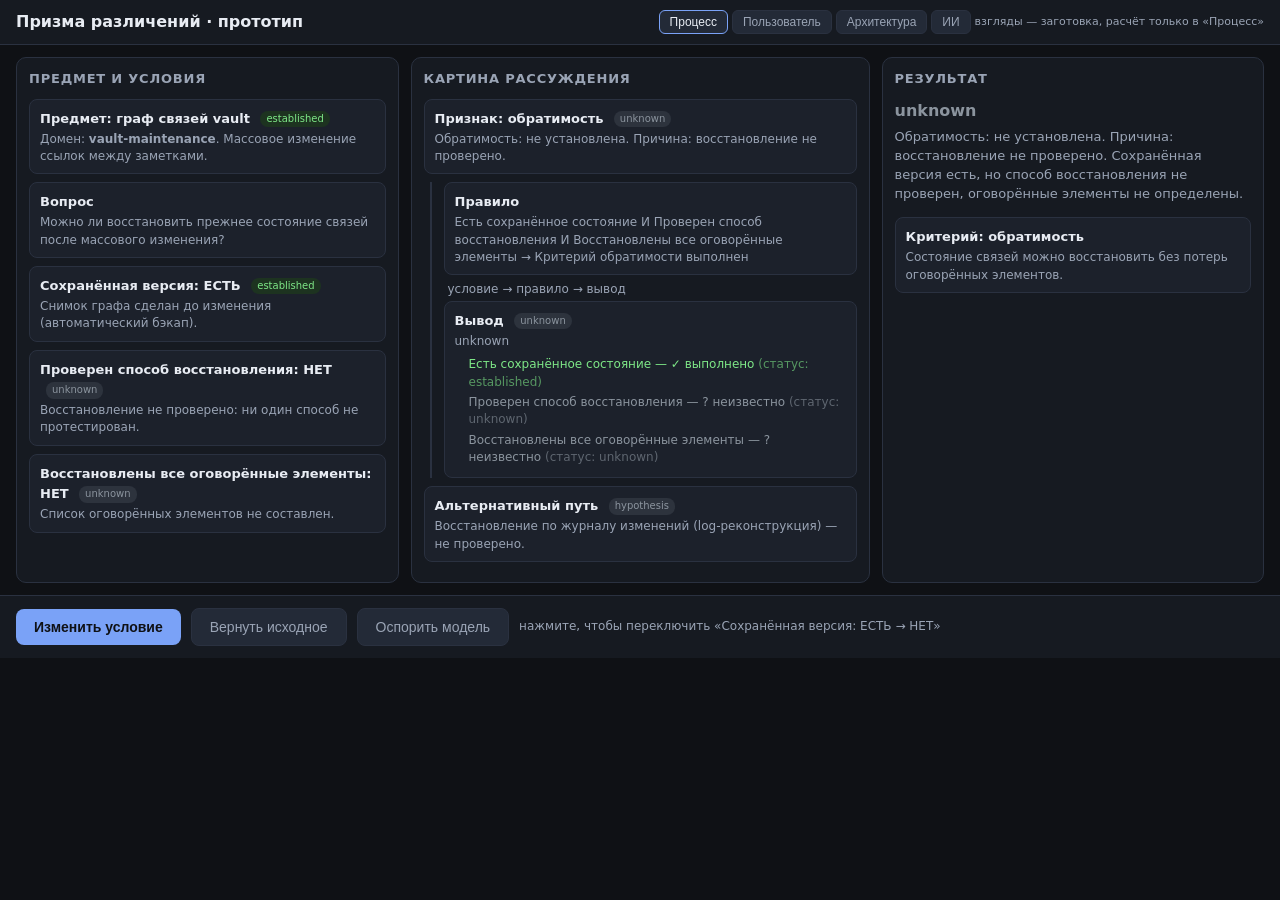
<file: web/prism-prototype.html>
<!DOCTYPE html>
<html lang="ru">
<head>
<meta charset="utf-8">
<meta name="viewport" content="width=device-width, initial-scale=1">
<title>Призма различений — прототип</title>
<style>
:root{
  --bg:#0f1115; --panel:#161a21; --panel2:#1c212b; --line:#2a3140;
  --text:#e8ecf3; --muted:#9aa4b5; --accent:#7aa2f7; --ok:#7ee787;
  --bad:#f85149; --warn:#e3b341; --unknown:#8b949e; --chip:#232a37;
}
*{box-sizing:border-box}
body{margin:0;background:var(--bg);color:var(--text);
  font:14px/1.45 "Segoe UI",system-ui,sans-serif}
header{display:flex;align-items:center;gap:16px;padding:10px 16px;
  border-bottom:1px solid var(--line);background:var(--panel)}
header h1{font-size:16px;margin:0;font-weight:600}
.views{display:flex;gap:4px;margin-left:auto}
.views button{background:var(--chip);border:1px solid var(--line);color:var(--muted);
  border-radius:6px;padding:4px 10px;font-size:12px;cursor:default}
.views button.active{color:var(--text);border-color:var(--accent)}
.views .hint{font-size:11px;color:var(--muted);align-self:center}
main{display:grid;grid-template-columns:1fr 1.2fr 1fr;gap:12px;padding:12px 16px}
.col{background:var(--panel);border:1px solid var(--line);border-radius:10px;
  padding:12px;min-height:420px}
.col h2{font-size:13px;text-transform:uppercase;letter-spacing:.06em;
  color:var(--muted);margin:0 0 10px}
.node{background:var(--panel2);border:1px solid var(--line);border-radius:8px;
  padding:8px 10px;margin-bottom:8px;cursor:pointer;transition:border-color .15s}
.node:hover{border-color:var(--accent)}
.node .t{font-weight:600;font-size:13px}
.node .d{color:var(--muted);font-size:12px;margin-top:2px}
.node .badge{display:inline-block;font-size:10px;padding:1px 6px;border-radius:8px;
  margin-left:6px;vertical-align:middle}
.st-unknown{background:#2d333d;color:var(--unknown)}
.st-established{background:#1d3320;color:var(--ok)}
.st-asserted{background:#33301d;color:var(--warn)}
.st-refuted{background:#331d1d;color:var(--bad)}
.st-disputed{background:#332a1d;color:var(--warn)}
.st-not_applicable{background:#2d333d;color:var(--muted)}
.res-satisfied{color:var(--ok)}
.res-not_satisfied{color:var(--bad)}
.res-unknown{color:var(--unknown)}
.res-not_applicable{color:var(--muted)}
.res-conflicted{color:var(--warn)}
.chain{border-left:2px solid var(--line);padding-left:12px;margin:8px 0 8px 6px}
.chain .step{margin-bottom:6px}
.chain .arrow{color:var(--muted);font-size:12px;margin:2px 0 2px 4px}
.tree{margin:6px 0 0 0;padding:0 0 0 14px;list-style:none;font-size:12px;color:var(--muted)}
.tree li{margin-bottom:3px}
.tree .ok{color:var(--ok)} .tree .no{color:var(--bad)} .tree .un{color:var(--unknown)}
#resultCard{font-size:15px}
#resultCard .verdict{font-weight:700;font-size:16px;margin-bottom:6px}
#resultCard .reason{color:var(--muted);font-size:13px}
#actions{display:flex;gap:10px;padding:12px 16px;border-top:1px solid var(--line);
  background:var(--panel);align-items:center;flex-wrap:wrap}
#actions button{background:var(--accent);border:none;color:#0f1115;font-weight:600;
  border-radius:8px;padding:10px 18px;font-size:14px;cursor:pointer}
#actions button.ghost{background:var(--chip);color:var(--muted);border:1px solid var(--line);
  font-weight:400}
#explain{margin:0 16px 16px;padding:12px 16px;background:var(--panel);
  border:1px solid var(--line);border-radius:10px;font-size:13px;display:none}
#explain h3{margin:0 0 8px;font-size:13px;color:var(--muted);text-transform:uppercase;
  letter-spacing:.05em}
#explain ol{margin:0;padding-left:18px}
#explain li{margin-bottom:5px}
#explain .changed{color:var(--warn)}
#explain .lost{color:var(--bad)}
#explain .new{color:var(--ok)}
#explain .alt{color:var(--accent)}
#card{position:fixed;right:16px;top:60px;width:340px;background:var(--panel2);
  border:1px solid var(--accent);border-radius:10px;padding:14px;z-index:10;
  display:none;box-shadow:0 8px 30px rgba(0,0,0,.5)}
#card h3{margin:0 0 8px;font-size:14px}
#card .row{font-size:12px;margin-bottom:6px}
#card .row b{color:var(--muted);font-weight:600;display:block;font-size:11px;
  text-transform:uppercase;letter-spacing:.04em}
#card .close{position:absolute;top:8px;right:10px;cursor:pointer;color:var(--muted)}
</style>
</head>
<body>
<header>
  <h1>Призма различений · прототип</h1>
  <div class="views">
    <button class="active">Процесс</button>
    <button>Пользователь</button>
    <button>Архитектура</button>
    <button>ИИ</button>
    <span class="hint">взгляды — заготовка, расчёт только в «Процесс»</span>
  </div>
</header>
<main>
  <section class="col" id="colSubject">
    <h2>Предмет и условия</h2>
    <div class="node" data-node="subject">
      <span class="t">Предмет: граф связей vault</span>
      <span class="badge st-established">established</span>
      <div class="d">Домен: <b>vault-maintenance</b>. Массовое изменение ссылок между заметками.</div>
    </div>
    <div class="node" data-node="question">
      <span class="t">Вопрос</span>
      <div class="d">Можно ли восстановить прежнее состояние связей после массового изменения?</div>
    </div>
    <div id="conditions"></div>
  </section>
  <section class="col" id="colReasoning">
    <h2>Картина рассуждения</h2>
    <div class="node" data-node="feature">
      <span class="t">Признак: обратимость</span>
      <span class="badge" id="featureBadge">—</span>
      <div class="d" id="featureValue">—</div>
    </div>
    <div class="chain">
      <div class="step node" data-node="rule">
        <span class="t">Правило</span>
        <div class="d">Есть сохранённое состояние И Проверен способ восстановления И Восстановлены все оговорённые элементы → Критерий обратимости выполнен</div>
      </div>
      <div class="arrow">условие → правило → вывод</div>
      <div class="step node" data-node="judgment">
        <span class="t">Вывод</span>
        <span class="badge" id="judgmentBadge">—</span>
        <div class="d res" id="judgmentText">—</div>
        <ul class="tree" id="tree"></ul>
      </div>
    </div>
    <div class="node" data-node="alternative">
      <span class="t">Альтернативный путь</span>
      <span class="badge st-unknown">hypothesis</span>
      <div class="d">Восстановление по журналу изменений (log-реконструкция) — не проверено.</div>
    </div>
  </section>
  <section class="col" id="colResult">
    <h2>Результат</h2>
    <div id="resultCard">
      <div class="verdict" id="resultVerdict">—</div>
      <div class="reason" id="resultReason">—</div>
    </div>
    <div style="margin-top:14px">
      <div class="node" data-node="criterion">
        <span class="t">Критерий: обратимость</span>
        <div class="d">Состояние связей можно восстановить без потерь оговорённых элементов.</div>
      </div>
    </div>
  </section>
</main>

<div id="actions">
  <button id="btnChange">Изменить условие</button>
  <button class="ghost" id="btnRevert">Вернуть исходное</button>
  <button class="ghost" id="btnModel">Оспорить модель</button>
  <span style="color:var(--muted);font-size:12px" id="actionHint">нажмите, чтобы переключить «Сохранённая версия: ЕСТЬ → НЕТ»</span>
</div>

<div id="explain">
  <h3>Что изменилось</h3>
  <ol id="explainList"></ol>
</div>

<div id="card">
  <span class="close" id="cardClose">✕</span>
  <h3 id="cardTitle">—</h3>
  <div class="row"><b>Содержание</b><span id="cardContent">—</span></div>
  <div class="row"><b>Основание</b><span id="cardBasis">—</span></div>
  <div class="row"><b>Статус знания</b><span id="cardStatus">—</span></div>
  <div class="row"><b>Условия применимости</b><span id="cardScope">—</span></div>
</div>

<script>
// ===== БЛОК 1: случай «Обратимость изменения связей» =====
const CASE = {
  subject: {id:'subject', type:'subject', title:'Граф связей vault',
    content:'Массовое изменение ссылок между заметками в vault (область: vault-maintenance).',
    basis:'Факт: изменение уже выполнено, журнал изменений существует.',
    knowledge_status:'established',
    scope:'Домен vault-maintenance; применимо к графу ссылок, а не к содержимому заметок.'},
  question: {id:'question', type:'question', title:'Вопрос',
    content:'Можно ли восстановить прежнее состояние связей после массового изменения?',
    basis:'Сформулирован пользователем как предмет рассуждения.',
    knowledge_status:'asserted',
    scope:'Один конкретный вопрос; не раскрывается на подвопросы.'}
};

// ===== БЛОК 2: бинарный признак со статусом знания =====
// unknown НЕ является третьим значением и НЕ преобразуется в false или 0.5
const CONDITIONS = {
  saved_version: {id:'saved_version', title:'Сохранённая версия', value:true,
    knowledge_status:'established',
    basis:'Снимок графа сделан до изменения (автоматический бэкап).',
    scope:'Снимок охватывает только связи, не содержимое заметок.'},
  restore_method: {id:'restore_method', title:'Проверен способ восстановления', value:false,
    knowledge_status:'unknown',
    basis:'Восстановление не проверено: ни один способ не протестирован.',
    scope:'Способ должен восстанавливать связи, а не только файлы.'},
  all_elements: {id:'all_elements', title:'Восстановлены все оговорённые элементы', value:false,
    knowledge_status:'unknown',
    basis:'Список оговорённых элементов не составлен.',
    scope:'Оговорённые элементы — ссылки, помеченные пользователем как критичные.'}
};

const FEATURE = {id:'feature', title:'Признак: обратимость',
  value:null, knowledge_status:'unknown',
  basis:'Оснований недостаточно: восстановление не проверено.',
  scope:'Применим, когда существует способ сопоставить состояние до и после изменения.'};
</script>
<script>
// ===== БЛОК 3: цепочка «условие → правило → вывод» =====
// Правило на явных фактах с операциями И/ИЛИ/НЕ (без eval, без произвольного кода)
const RULE = {
  id:'rule',
  title:'Правило: Критерий обратимости выполнен',
  // явная структура: список условий с операциями, без eval
  conditions:[
    {fact:'saved_version', op:'AND', label:'Есть сохранённое состояние'},
    {fact:'restore_method', op:'AND', label:'Проверен способ восстановления'},
    {fact:'all_elements', op:'AND', label:'Восстановлены все оговорённые элементы'}
  ],
  conclusion:'Критерий обратимости выполнен'
};

// Оценка условия: возвращает true / false / unknown (unknown — отдельное состояние)
function evalCondition(cond){
  const c = CONDITIONS[cond.fact];
  if(c.knowledge_status === 'unknown') return 'unknown';
  if(c.knowledge_status === 'disputed') return 'unknown';
  return c.value ? true : false;
}

// Оценка правила: результат — satisfied / not_satisfied / unknown / not_applicable / conflicted
function evalRule(){
  const results = RULE.conditions.map(evalCondition);
  // conflicted: есть и true и false среди известных
  const hasTrue = results.some(r => r === true);
  const hasFalse = results.some(r => r === false);
  if(hasTrue && hasFalse) return 'conflicted';
  // unknown: хотя бы одно условие неизвестно (и нет конфликта)
  if(results.some(r => r === 'unknown')) return 'unknown';
  // все false → not_satisfied
  if(results.every(r => r === false)) return 'not_satisfied';
  // все true → satisfied
  if(results.every(r => r === true)) return 'satisfied';
  return 'unknown';
}

// Дерево объяснения: какие факты использованы, какие условия, что неизвестно
function buildTree(){
  const items = [];
  RULE.conditions.forEach((cond, i) => {
    const c = CONDITIONS[cond.fact];
    const r = evalCondition(cond);
    let cls = r === true ? 'ok' : r === false ? 'no' : 'un';
    let label = r === true ? '✓ выполнено' : r === false ? '✗ не выполнено' : '? неизвестно';
    items.push(`<li class="${cls}">${cond.label} — ${label} <span style="opacity:.6">(статус: ${c.knowledge_status})</span></li>`);
  });
  return items.join('');
}

// ===== БЛОК 4: «Изменить условие» =====
let state = 'original'; // original | changed

function render(){
  const verdict = evalRule();
  const vText = {satisfied:'satisfied', not_satisfied:'not_satisfied',
    unknown:'unknown', not_applicable:'not_applicable', conflicted:'conflicted'}[verdict];

  // Признание: обратимость
  let fValue, fStatus, fReason;
  if(state === 'original'){
    fValue = 'не установлена';
    fStatus = 'unknown';
    fReason = 'Причина: восстановление не проверено.';
  } else {
    fValue = 'не установлена';
    fStatus = 'unknown';
    fReason = 'Причина: сохранённой версии нет, альтернативный путь не проверен.';
  }
  document.getElementById('featureValue').textContent = `Обратимость: ${fValue}. ${fReason}`;
  const fb = document.getElementById('featureBadge');
  fb.textContent = fStatus;
  fb.className = 'badge st-' + fStatus;

  // Вывод
  document.getElementById('judgmentText').textContent = vText;
  document.getElementById('judgmentText').className = 'd res-' + vText;
  const jb = document.getElementById('judgmentBadge');
  jb.textContent = vText;
  jb.className = 'badge st-' + (vText==='satisfied'?'established':vText==='not_satisfied'?'refuted':'unknown');
  document.getElementById('tree').innerHTML = buildTree();

  // Результат
  const rv = document.getElementById('resultVerdict');
  const rr = document.getElementById('resultReason');
  if(state === 'original'){
    rv.textContent = 'unknown';
    rv.className = 'verdict res-unknown';
    rr.textContent = 'Обратимость: не установлена. Причина: восстановление не проверено. Сохранённая версия есть, но способ восстановления не проверен, оговорённые элементы не определены.';
  } else {
    rv.textContent = 'прежний вывод не установлен';
    rv.className = 'verdict res-unknown';
    rr.textContent = 'Отсутствие сохранённой версии НЕ означает автоматически «необратимо». Без других оснований (проверенный способ восстановления) прежний вывод не установлен. Альтернативный путь: реконструкция по журналу изменений — не проверен.';
  }

  // Условия
  renderConditions();
  // Объяснение
  renderExplain();
}

function renderConditions(){
  const el = document.getElementById('conditions');
  el.innerHTML = '';
  Object.values(CONDITIONS).forEach(c => {
    const d = document.createElement('div');
    d.className = 'node';
    d.dataset.node = c.id;
    const valText = c.value === true ? 'ЕСТЬ' : c.value === false ? 'НЕТ' : '—';
    d.innerHTML = `<span class="t">${c.title}: ${valText}</span>
      <span class="badge st-${c.knowledge_status}">${c.knowledge_status}</span>
      <div class="d">${c.basis}</div>`;
    el.appendChild(d);
  });
}

function renderExplain(){
  const box = document.getElementById('explain');
  const list = document.getElementById('explainList');
  if(state === 'original'){
    box.style.display = 'none';
    return;
  }
  box.style.display = 'block';
  list.innerHTML = `
    <li class="changed"><b>Изменено:</b> условие «Сохранённая версия» переключено: ЕСТЬ → НЕТ.</li>
    <li class="lost"><b>Прежнее основание перестало применяться:</b> «Есть сохранённое состояние» — условие правила больше не выполнено.</li>
    <li class="new"><b>Результаты, изменившие статус:</b> вывод правила перешёл из unknown → «прежний вывод не установлен»; признак «обратимость» остаётся unknown (не преобразуется в false).</li>
    <li class="alt"><b>Альтернативные пути всё ещё возможны:</b> восстановление по журналу изменений (log-реконструкция) — статус hypothesis, не проверено; если будет проверен, вывод может стать satisfied.</li>`;
}

// ===== Связи (подписаны текстом) =====
const LINKS = [
  {from:'saved_version', to:'rule', label:'поддерживает'},
  {from:'restore_method', to:'rule', label:'поддерживает'},
  {from:'all_elements', to:'rule', label:'поддерживает'},
  {from:'rule', to:'judgment', label:'зависит от'},
  {from:'judgment', to:'feature', label:'проверяет'},
  {from:'alternative', to:'feature', label:'альтернативный путь к'},
  {from:'all_elements', to:'restore_method', label:'противоречит'},
  {from:'question', to:'subject', label:'описывает'}
];

// ===== Карточка узла =====
const NODES = {};
function regNode(n){ NODES[n.id] = n; }
[CASE.subject, CASE.question, RULE,
 Object.assign({}, CONDITIONS.saved_version, {type:'condition'}),
 Object.assign({}, CONDITIONS.restore_method, {type:'condition'}),
 Object.assign({}, CONDITIONS.all_elements, {type:'condition'}),
 Object.assign({}, FEATURE, {type:'feature'}),
 {id:'judgment', type:'judgment', title:'Вывод', content:'Результат применения правила к текущим фактам.',
   basis:'Правило + текущие условия.', knowledge_status:'unknown', scope:'Пересчитывается при изменении условий.'},
 {id:'criterion', type:'criterion', title:'Критерий: обратимость', content:'Состояние связей можно восстановить без потерь оговорённых элементов.',
   basis:'Оговорено в домене vault-maintenance.', knowledge_status:'asserted', scope:'Применим к графу ссылок.'},
 {id:'alternative', type:'alternative', title:'Альтернативный путь', content:'Восстановление по журналу изменений (log-реконструкция).',
   basis:'Гипотеза: журнал изменений существует.', knowledge_status:'unknown', scope:'Требует проверки: журнал должен содержать полные данные о связях.'}
].forEach(regNode);

document.addEventListener('click', e => {
  const n = e.target.closest('[data-node]');
  if(!n) return;
  const id = n.dataset.node;
  const node = NODES[id] || {title:id, content:'—', basis:'—', knowledge_status:'unknown', scope:'—'};
  document.getElementById('cardTitle').textContent = node.title;
  document.getElementById('cardContent').textContent = node.content || '—';
  document.getElementById('cardBasis').textContent = node.basis || '—';
  document.getElementById('cardStatus').textContent = node.knowledge_status || 'unknown';
  document.getElementById('cardScope').textContent = node.scope || '—';
  document.getElementById('card').style.display = 'block';
});
document.getElementById('cardClose').onclick = () =>
  document.getElementById('card').style.display = 'none';

// ===== БЛОК 4: переключение =====
document.getElementById('btnChange').onclick = () => {
  if(state === 'original'){
    CONDITIONS.saved_version.value = false;
    CONDITIONS.saved_version.knowledge_status = 'established';
    CONDITIONS.saved_version.basis = 'Снимок удалён: сохранённой версии нет.';
    state = 'changed';
    document.getElementById('btnChange').textContent = 'Условие изменено';
    document.getElementById('actionHint').textContent = 'нажмите «Вернуть исходное», чтобы откатить';
  }
  render();
};
document.getElementById('btnRevert').onclick = () => {
  CONDITIONS.saved_version.value = true;
  CONDITIONS.saved_version.knowledge_status = 'established';
  CONDITIONS.saved_version.basis = 'Снимок графа сделан до изменения (автоматический бэкап).';
  state = 'original';
  document.getElementById('btnChange').textContent = 'Изменить условие';
  document.getElementById('actionHint').textContent = 'нажмите, чтобы переключить «Сохранённая версия: ЕСТЬ → НЕТ»';
  render();
};
document.getElementById('btnModel').onclick = () => {
  alert('Ветвление модели («Оспорить модель») — кнопка есть, логика не реализована в этом прототипе.');
};

render();
</script>
</body>
</html>
</file>
